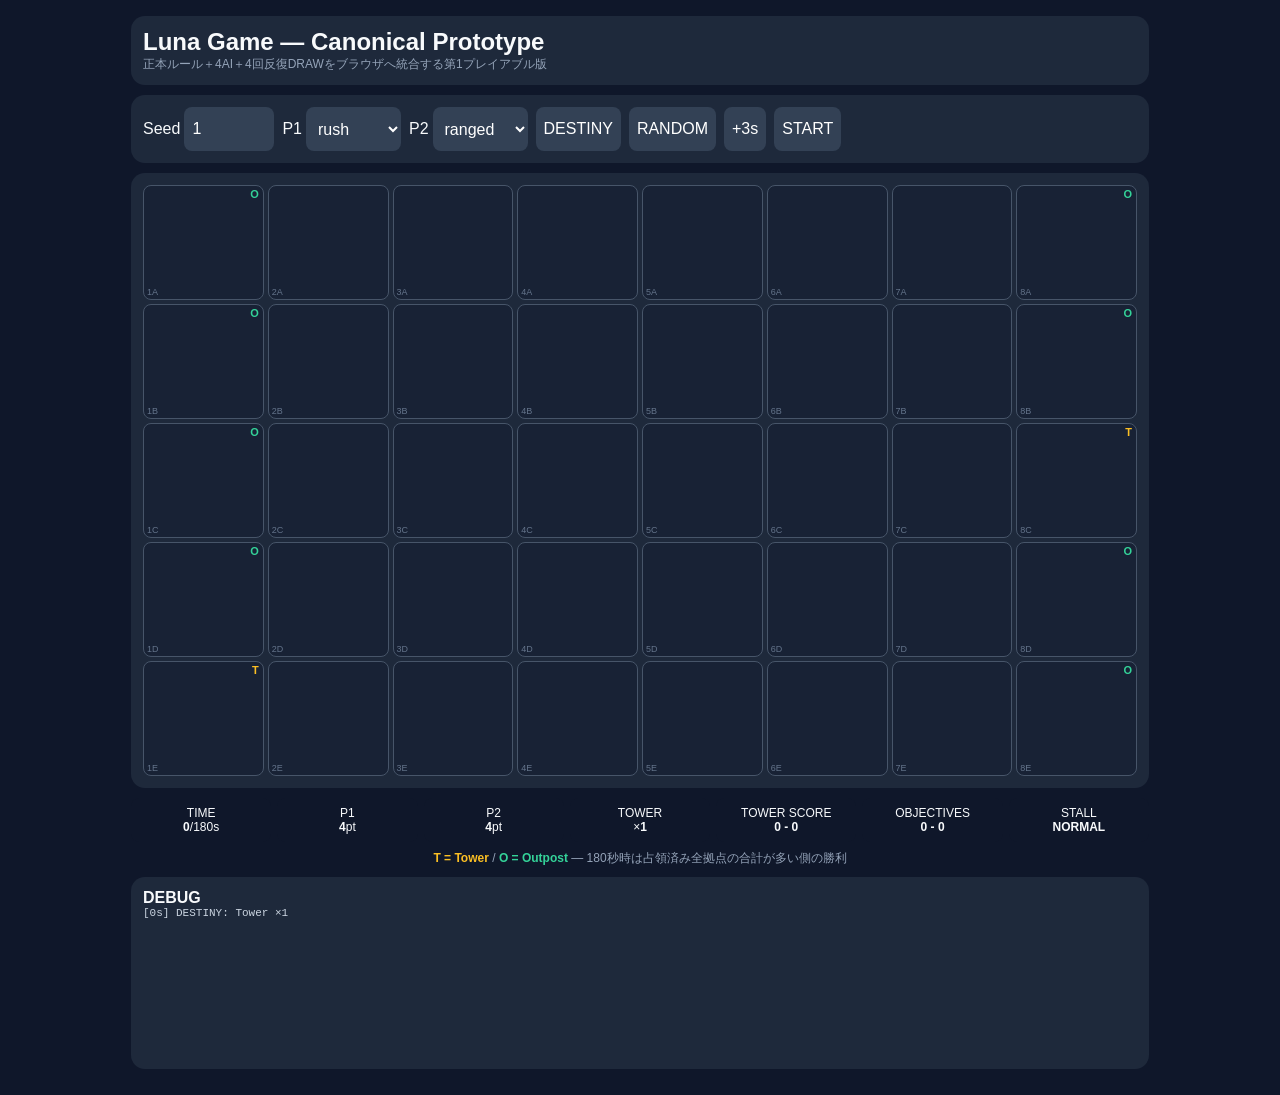
<file: index.html>
<!doctype html><html lang="ja"><head><meta charset="utf-8"><meta name="viewport" content="width=device-width,initial-scale=1,viewport-fit=cover"><meta name="theme-color" content="#0f172a"><meta name="apple-mobile-web-app-capable" content="yes"><meta name="apple-mobile-web-app-title" content="Luna Game"><meta name="apple-mobile-web-app-status-bar-style" content="black-translucent"><link rel="manifest" href="manifest.webmanifest"><link rel="apple-touch-icon" href="assets/apple-touch-icon.png"><link rel="icon" href="assets/icon-192.jpg"><title>Luna Game Prototype</title><link rel="stylesheet" href="styles.css?v=pwa-v1"></head>
<body><div class="wrap"><div class="panel"><h2 style="margin:0">Luna Game — Canonical Prototype</h2><div class="muted">正本ルール＋4AI＋4回反復DRAWをブラウザへ統合する第1プレイアブル版</div></div>
<div class="panel controls"><label class="control">Seed <input id="seed" type="number" value="1" style="width:90px"></label><label class="control">P1 <select id="ai1"><option>rush</option><option>ranged</option><option>raid</option><option>defense</option><option value="human">HUMAN</option></select></label><label class="control">P2 <select id="ai2"><option>ranged</option><option>rush</option><option>raid</option><option>defense</option><option value="human">HUMAN</option></select></label><button id="new">DESTINY</button><button id="random">RANDOM</button><button id="step">+3s</button><button id="start">START</button></div>
<div id="humanPanel" class="panel hidden"><div class="human-guide">配置：駒を選んで自陣の光るマスをタップ<br>行動：自軍の駒をタップ → 光る移動先または敵をタップ → <b>+3s</b></div><div id="human1" class="human-row hidden"><b class="side-label p1-label">P1</b><label>駒 <select id="kind1"><option value="歩">歩 1pt</option><option value="桂馬">桂馬 2pt</option><option value="香車">香車 2pt</option><option value="金">金 3pt</option><option value="銀">銀 3pt</option><option value="弓">弓 3pt</option><option value="角">角 4pt</option><option value="飛車">飛車 4pt</option></select></label><span id="humanStatus1" class="human-status"></span></div><div id="human2" class="human-row hidden"><b class="side-label p2-label">P2</b><label>駒 <select id="kind2"><option value="歩">歩 1pt</option><option value="桂馬">桂馬 2pt</option><option value="香車">香車 2pt</option><option value="金">金 3pt</option><option value="銀">銀 3pt</option><option value="弓">弓 3pt</option><option value="角">角 4pt</option><option value="飛車">飛車 4pt</option></select></label><span id="humanStatus2" class="human-status"></span></div></div>
<div class="panel"><div id="board" class="board"></div></div>
<div class="stats"><div class="stat">TIME<br><b id="time"></b>/<span id="limit"></span>s</div><div class="stat">P1<br><b id="p1"></b>pt</div><div class="stat">P2<br><b id="p2"></b>pt</div><div class="stat">TOWER<br>×<b id="towers"></b></div><div class="stat">TOWER SCORE<br><b id="score"></b></div><div class="stat">OBJECTIVES<br><b id="objectives"></b></div><div class="stat">STALL<br><b id="stall"></b></div></div>
<div class="rule"><span class="legend-tower">T = Tower</span> / <span class="legend-outpost">O = Outpost</span> — 180秒時は占領済み全拠点の合計が多い側の勝利</div>
<div class="panel" style="margin-top:10px"><b>DEBUG</b><div id="log" class="log"></div></div></div>
<div id="overlay" class="hidden" role="dialog" aria-modal="true" aria-labelledby="resultTitle" aria-describedby="resultText"><div class="result"><h1 id="resultTitle"></h1><div id="resultText"></div><div style="margin-top:15px"><button id="copy">COPY RESULT</button> <button id="close">OK</button></div><div id="copyStatus" class="muted" aria-live="polite" style="margin-top:8px"></div></div></div>
<script src="game_core.js?v=pwa-v1"></script><script src="ui.js?v=pwa-v1"></script><script>if("serviceWorker" in navigator)window.addEventListener("load",()=>navigator.serviceWorker.register("./sw.js"));</script></body></html>
</file>
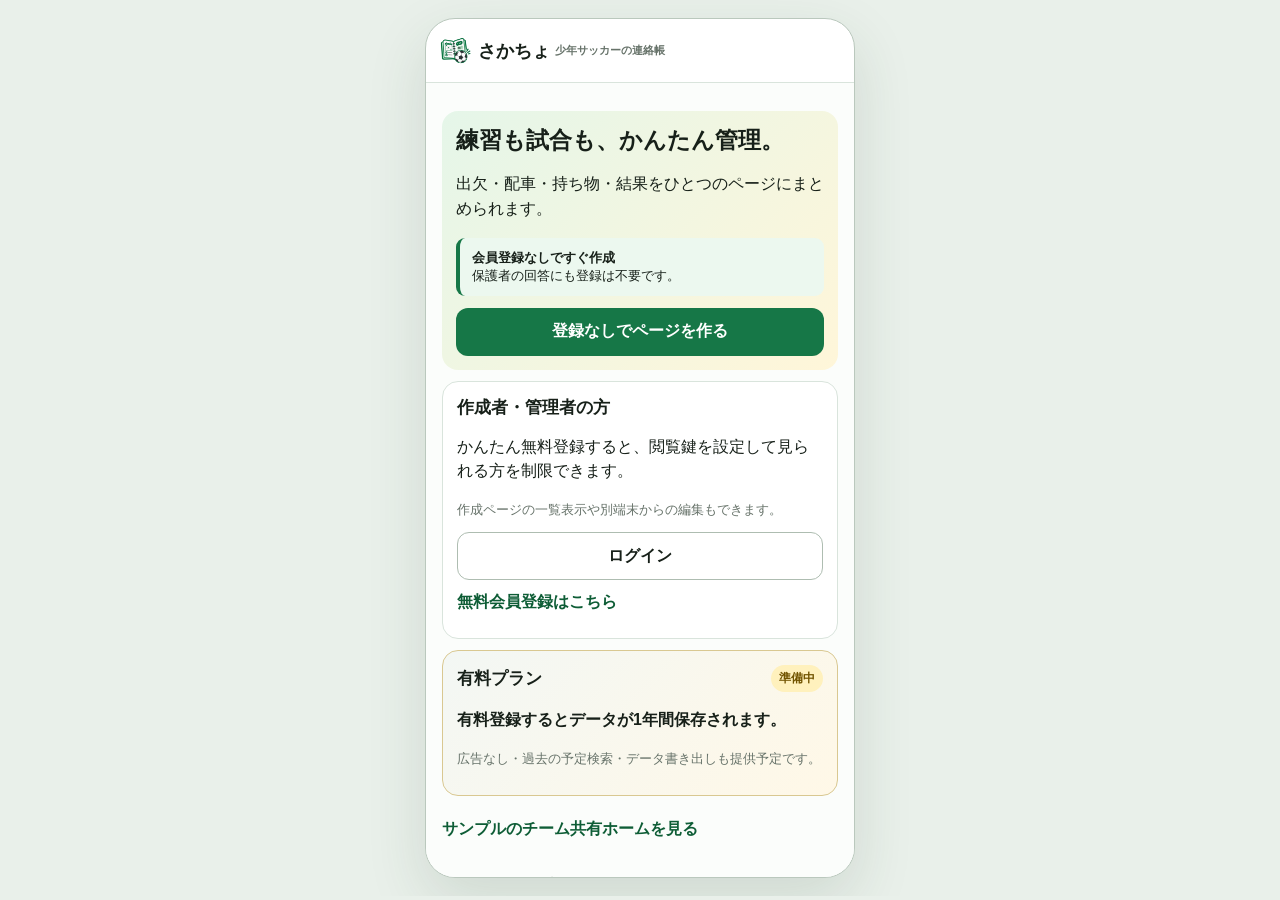
<file: sakacho-mock/index.html>
<!doctype html>
<html lang="ja"><head><meta charset="utf-8"><meta name="viewport" content="width=device-width,initial-scale=1"><title>さかちょ 機能統合モック v3</title>
<style>
:root{--g:#167747;--gd:#0e5d36;--p:#f6faf7;--line:#d9e4dc;--ink:#172019;--muted:#67736a;--warn:#b65a00}*{box-sizing:border-box}body{margin:0;background:#e9f0ea;color:var(--ink);font-family:-apple-system,BlinkMacSystemFont,"Hiragino Sans","Yu Gothic",sans-serif}button,input,select,textarea{font:inherit}.phone{width:min(100%,430px);height:860px;margin:18px auto;background:#fff;border:1px solid #bac8bd;border-radius:30px;overflow:hidden;display:flex;flex-direction:column;box-shadow:0 22px 60px #23452c22}.head{min-height:64px;padding:9px 12px;border-bottom:1px solid var(--line);display:flex;align-items:center;justify-content:space-between;gap:8px}.brand{display:flex;align-items:center;min-width:0;white-space:nowrap;font-size:18px;font-weight:900}.brand-mark{width:34px;height:34px;flex:0 0 34px;object-fit:contain;margin-right:6px}.brand small{font-size:11px;color:var(--muted);margin-left:5px}.context{font-size:12px;text-align:right;color:var(--muted)}main{flex:1;overflow:auto;background:#fbfdfb}.screen{padding:17px 16px 28px}.screen[hidden]{display:none}h1{font-size:23px;line-height:1.35;margin:0 0 7px}h2{font-size:17px;margin:22px 0 10px}h3{font-size:15px;margin:0 0 6px}p{line-height:1.55}.muted{font-size:13px;color:var(--muted);margin:4px 0 12px}.card{background:#fff;border:1px solid var(--line);border-radius:16px;padding:14px;margin:11px 0}.hero{background:linear-gradient(135deg,#e5f6e9,#fff6d9);border:0}.notice{border-left:4px solid #e79927;background:#fff7e8;border-radius:9px;padding:11px 12px;font-size:13px;margin:0 0 12px}.ok{border-color:var(--g);background:#ecf8ef}.primary,.secondary,.danger,.line{width:100%;min-height:48px;padding:11px 13px;border-radius:12px;font-weight:850;border:1px solid transparent}.primary{background:var(--g);color:#fff}.secondary{background:#fff;border-color:#aebdb1;color:var(--ink)}.danger{background:#fff2ef;border-color:#efc5bc;color:#9d2c1b}.line{background:#06c755;color:#fff}.stack{display:grid;gap:9px}.two{display:grid;grid-template-columns:1fr 1fr;gap:9px}.field{display:grid;gap:5px;margin:12px 0}.field label{font-size:13px;font-weight:800}.field input,.field select,.field textarea{width:100%;padding:11px;border:1px solid #aebbb0;border-radius:10px;background:#fff}.field textarea{min-height:72px}.list{width:100%;min-height:60px;padding:12px 3px;border:0;border-bottom:1px solid var(--line);background:#fff;text-align:left;display:flex;justify-content:space-between;align-items:center;gap:10px}.list strong,.list small{display:block}.list small{margin-top:4px;color:var(--muted)}.back,.text{min-height:44px;border:0;background:transparent;color:var(--gd);font-weight:850;padding:7px 0}.mini{min-height:44px;padding:8px 11px;border-radius:10px;border:1px solid #adbcaf;background:#fff;font-weight:800}.row{display:flex;align-items:center;justify-content:space-between;gap:10px}.chips{display:flex;gap:7px;flex-wrap:wrap}.chip{border:1px solid var(--line);background:#fff;border-radius:999px;padding:8px 11px;font-weight:800}.chip[aria-pressed=true]{background:#e3f4e8;border-color:var(--g);color:var(--gd)}.cal{display:grid;grid-template-columns:repeat(7,1fr);gap:4px;text-align:center}.cal b{font-size:11px;color:var(--muted);padding:4px 0}.day{aspect-ratio:1;border:0;background:transparent;border-radius:9px;color:#9aa39c}.day.event{background:#e7f5eb;color:var(--gd);font-weight:900;border:1px solid #c6e1ce}.day.match{background:#fff0df;color:#9b4a00;border-color:#f0cfab}.day.today{box-shadow:inset 0 0 0 2px var(--g)}.answer{display:grid;grid-template-columns:repeat(3,1fr);gap:8px}.answer button{min-height:50px;border:1px solid #aebbb0;border-radius:12px;background:#fff;font-size:21px;font-weight:900}.answer button[aria-pressed=true]{background:#def3e5;border-color:var(--g)}.tabs{display:flex;gap:7px;overflow:auto;margin:10px 0}.tabs button{min-height:44px;white-space:nowrap;border:1px solid var(--line);background:#fff;border-radius:999px;padding:8px 12px;font-weight:800}.tabs button[aria-selected=true]{background:var(--g);color:#fff}.nav{flex:0 0 calc(71px + env(safe-area-inset-bottom));padding:6px 6px env(safe-area-inset-bottom);border-top:1px solid var(--line);display:grid;grid-template-columns:repeat(4,1fr);background:#fff}.nav[hidden]{display:none}.nav button{min-height:58px;border:0;background:transparent;border-radius:12px;color:#607067;font-size:11px;font-weight:850}.nav span{display:block;font-size:21px}.nav button[aria-current=page]{background:#e4f4e8;color:var(--gd)}.toast{position:absolute;left:13px;right:13px;bottom:84px;background:#172019;color:#fff;padding:12px 14px;border-radius:12px;font-size:13px;z-index:4}.toast[hidden]{display:none}.phone{position:relative}.error{color:#b22918;font-size:13px;font-weight:700}.status{font-size:12px;padding:5px 8px;border-radius:999px;background:#eef4ef;font-weight:800}.member{display:grid;grid-template-columns:1fr auto;align-items:center;gap:8px;border-bottom:1px solid var(--line);padding:9px 0}.member-actions{display:flex;gap:5px}.member-actions button{min-width:44px;min-height:44px}.check{display:flex;gap:9px;align-items:center;padding:10px 0;border-bottom:1px solid var(--line)}.check input{width:22px;height:22px}.lock-cta{display:flex;align-items:center;justify-content:space-between;gap:10px;padding:11px 0;border-bottom:1px solid var(--line)}.lock-cta small{display:block}.player-picker select{width:100%;min-height:46px;padding:9px;border:1px solid #aebbb0;border-radius:10px;background:#fff}.ad-slot{border:1px solid #d9ddda;background:#f7f8f7;color:#58605a;border-radius:10px;margin:12px 0;padding:8px 12px;text-align:left;display:flex;align-items:center;gap:10px}.ad-slot>span{font-size:10px;border:1px solid #bfc5c0;border-radius:3px;padding:2px 4px;color:#737a75}.ad-slot strong,.ad-slot small{display:block}.ad-slot strong{font-size:13px}.ad-slot small{font-size:11px;color:#7a817c}.ad-bottom{min-height:112px;align-items:flex-start;padding-top:17px;margin-top:26px;background:linear-gradient(135deg,#f7f8f7,#eef4ef)}@media(max-width:450px){body{background:#fff}.phone{height:100dvh;margin:0;border:0;border-radius:0}}
/* Mobile width containment: prevent native date controls and long rows from widening the app. */
html,body{width:100%;max-width:100%;overflow-x:hidden}
button,input,select,textarea{max-width:100%}
.phone,.head,main,.screen,.card,.stack,.field{min-width:0;max-width:100%}
main{width:100%;overflow-y:auto;overflow-x:hidden}
.screen{width:100%}
.two{grid-template-columns:repeat(2,minmax(0,1fr))}
.field input,.field select,.field textarea,.primary,.secondary,.danger,.line,.list{min-width:0}
.list>span:first-child,.row>*,.check>span{min-width:0}
.list strong,.list small,p{overflow-wrap:anywhere}
@media(max-width:450px){.phone{width:100%;max-width:100%}}
input[type="date"],input[type="time"]{display:block;inline-size:100%;min-inline-size:0;max-inline-size:100%;-webkit-appearance:none;appearance:none}
input[type="date"]::-webkit-date-and-time-value,input[type="time"]::-webkit-date-and-time-value{min-width:0;text-align:left}
.date-chip{display:inline-flex;align-items:center;gap:7px;min-height:44px;border:1px solid var(--line);background:#fff;border-radius:999px;padding:7px 8px 7px 12px;font-weight:850}
.date-chip .date-remove{width:30px;height:30px;border:0;border-radius:999px;background:#eef3ef;color:#526057;font-size:18px;line-height:1}
.date-schedule{display:grid;gap:9px;margin-top:12px}.date-row{border:1px solid var(--line);border-radius:13px;padding:11px;background:#f9fcfa}.date-row .muted{margin:2px 0 0}.date-row-actions{display:flex;gap:12px;flex-wrap:wrap}.date-row-actions .text{font-size:13px}.override-fields{display:grid;grid-template-columns:repeat(2,minmax(0,1fr));gap:8px}.override-fields .field:last-child{grid-column:1/-1}
.month-head{display:flex;align-items:center;justify-content:space-between;margin:8px 0}.month-head strong{font-size:17px}.month-head button{width:44px;height:44px;border:0;border-radius:999px;background:#eef5f0;color:var(--gd);font-size:23px}.pickcal{display:grid;grid-template-columns:repeat(7,minmax(0,1fr));gap:4px;text-align:center}.pickcal b{font-size:12px;color:var(--muted);padding:5px 0}.pickday{min-width:0;min-height:44px;border:1px solid transparent;border-radius:10px;background:#fff;color:var(--ink);font-weight:750;padding:0}.pickday[aria-pressed=true]{background:var(--g);border-color:var(--g);color:#fff}.pickblank{min-height:44px}
.feature-list{display:grid;gap:10px}.feature{display:grid;grid-template-columns:36px minmax(0,1fr);gap:10px;align-items:start;padding:13px;border:1px solid var(--line);border-radius:14px;background:#fff}.feature-icon{display:grid;place-items:center;width:36px;height:36px;border-radius:10px;background:#e5f4e9;color:var(--gd);font-size:19px}.feature p{margin:3px 0 0}.paid-plan{background:linear-gradient(135deg,#f3f7f4,#fff8e7);border-color:#d9c891}.paid-plan .status{background:#fff1bd;color:#725400}.event-checklist .check:last-child{border-bottom:0}.event-checklist .check{min-height:50px}.event-checklist input:checked+span{text-decoration:line-through;color:var(--muted)}
.item-editor{display:grid;gap:8px}.item-editor-row{display:grid;grid-template-columns:minmax(0,1fr) auto;gap:8px;align-items:center;padding:7px 0;border-bottom:1px solid var(--line)}.item-editor-row:last-of-type{border-bottom:0}.item-remove{min-width:44px;min-height:44px;border:0;border-radius:999px;background:#f1f4f1;color:#526057;font-weight:900}.item-add{display:grid;grid-template-columns:minmax(0,1fr) auto;gap:8px;margin-top:10px}.item-add input{min-width:0;padding:11px;border:1px solid #aebbb0;border-radius:10px}.check-progress{display:flex;align-items:center;justify-content:space-between;gap:8px;margin-bottom:8px}.check-progress strong{color:var(--gd)}.check-complete{padding:10px 12px;border-radius:10px;background:#e8f7ec;color:var(--gd);font-weight:850;margin:0 0 10px}
.match-card{padding:0;overflow:hidden}.match-card .list{padding:13px 14px}.match-card-actions{display:grid;grid-template-columns:1fr 1fr;gap:8px;padding:10px 12px 12px;border-top:1px solid var(--line)}.match-card-actions button{min-height:44px}.match-switcher{display:grid;gap:8px;margin:12px 0}.match-switcher button{text-align:left}.match-switcher button[aria-pressed=true]{background:#e3f4e8;border-color:var(--g);color:var(--gd)}
</style></head><body>
<div class="phone" id="app"><header class="head"><div class="brand"><img class="brand-mark" src="[data-uri]" alt="">さかちょ <small>少年サッカーの連絡帳</small></div><div class="context" data-context></div></header><main data-main></main><nav class="nav" data-nav hidden><button data-route="team" data-navkey="team"><span>⌂</span>ホーム</button><button data-route="practice" data-navkey="practice"><span>○</span>練習</button><button data-route="match" data-navkey="match"><span>⚑</span>試合</button><button data-route="board" data-navkey="board"><span>▤</span>お知らせ</button></nav><div class="toast" data-toast hidden></div></div>
<script>
(()=>{const app=document.querySelector('#app'),main=app.querySelector('[data-main]'),nav=app.querySelector('[data-nav]'),ctx=app.querySelector('[data-context]'),toast=app.querySelector('[data-toast]');
const S={route:'landing',history:[],role:'viewer',registered:false,everLocked:false,login:{email:'',password:''},selected:'大輔',members:['大輔','颯太','美咲'],localMembers:[],teamLocked:true,teamKey:'1234',createdPage:null,editEventId:null,readPosts:[],notice:'9/6の練習場所は大井小学校に変更されました。',events:[{id:'p906',type:'practice',iso:'2026-09-06',date:'9/6',day:6,title:'通常練習',time:'9:00〜12:00',meet:'8:50',place:'大井小学校',items:'水筒・すね当て・ボール'},{id:'p913',type:'practice',iso:'2026-09-13',date:'9/13',day:13,title:'通常練習',time:'9:00〜12:00',meet:'8:50',place:'大井小学校',items:'水筒・すね当て・ボール'},{id:'m920',type:'match',iso:'2026-09-20',date:'9/20',day:20,title:'長鶴TM',time:'9:00〜15:00',meet:'7:50',place:'長久保小学校',items:'ユニフォーム・昼食・水筒'},{id:'m923',type:'match',iso:'2026-09-23',date:'9/23',day:23,title:'川越交流戦',time:'10:00〜16:00',meet:'8:40',place:'川越運動公園',items:'ユニフォーム・昼食・水筒'},{id:'p927',type:'practice',iso:'2026-09-27',date:'9/27',day:27,title:'通常練習',time:'9:00〜12:00',meet:'8:50',place:'大井小学校',items:'水筒・すね当て・ボール'}],responses:{大輔:{p906:'○',p913:'未',m920:'○',m923:'未',p927:'未'},颯太:{p906:'△',p913:'○',m920:'△',m923:'○',p927:'○'},美咲:{p906:'×',p913:'○',m920:'未',m923:'○',p927:'○'}},notes:{},match:{answers:{大輔:{transport:'自家用車',guardian:true,car:true,playerSeats:3,adultSeats:1,luggage:true,direction:'往復',carName:'白石号'},颯太:{transport:'同乗希望',guardian:false,car:false,playerSeats:0,adultSeats:0,luggage:false,direction:'往復',carName:''}},cars:[]},matchByEvent:{},items:{テント:false,救急箱:true,ビブス:true},posts:[{id:1,title:'ユニフォーム回収',body:'9月末までに当番へ渡してください。'},{id:2,title:'10月の大会予定',body:'10月18日に大会を予定しています。'}],draft:{kind:'practice',title:'',date:'2026-09-06',practiceDates:['2026-09-06'],place:'',time:'09:00',locked:false,key:''},editingMember:null};
S.matchByEvent.m920={answers:S.match.answers,cars:S.match.cars,items:S.items};
S.matchByEvent.m923={answers:{美咲:{transport:'自家用車',guardian:true,car:true,playerSeats:2,adultSeats:1,luggage:false,direction:'往復',carName:'美咲号'},颯太:{transport:'現地集合',guardian:true,car:false,playerSeats:0,adultSeats:0,luggage:false,direction:'往復',carName:''}},cars:[],items:{テント:false,救急箱:false,ビブス:true}};
S.eventItemChecks={};
const esc=v=>String(v??'').replace(/[&<>"']/g,c=>({'&':'&amp;','<':'&lt;','>':'&gt;','"':'&quot;',"'":'&#39;'}[c]));
const allPlayers=()=>S.members;
const dateParts=iso=>{const [,m,d]=iso.split('-').map(Number);return {date:m+'/'+d,day:d}};
const dateLabel=iso=>{const [y,m,d]=iso.split('-').map(Number),w=['日','月','火','水','木','金','土'][new Date(y,m-1,d).getDay()];return `${m}/${d}（${w}）`};
const inputTime=v=>(String(v||'').length===4?'0':'')+String(v||'');
const startTime=ev=>inputTime(ev.time.split('〜')[0]);
const finishTime=ev=>inputTime(ev.time.split('〜')[1]||'');
function say(t){toast.textContent=t;toast.hidden=false;clearTimeout(say.t);say.t=setTimeout(()=>toast.hidden=true,2400)}
function go(r,push=true){if(push&&S.route!==r)S.history.push(S.route);S.route=r;render();main.scrollTop=0}function back(){go(S.history.pop()||'landing',false)}
const backBtn=()=>'<button class="back" data-act="back">‹ 戻る</button>';
const adUnit=size=>`<aside class="ad-slot ad-${size}" aria-label="広告表示の見本"><span>広告</span><div><strong>ジュニアサッカー応援情報</strong><small>広告表示のテスト枠</small></div></aside>`;
const eventItems=e=>(Array.isArray(e.items)?e.items:String(e.items||'').split('・')).map(x=>x.trim()).filter(Boolean);
const eventItemKey=(eventId,player,item)=>[eventId,player,item].join('|');
const visibleEvents=()=>S.role==='creator'&&S.createdPage?.eventIds?.length?S.events.filter(e=>S.createdPage.eventIds.includes(e.id)):S.events;
function matchData(eventId=S.eventId){const id=eventId||visibleEvents().find(e=>e.type==='match')?.id||'m920';S.matchByEvent[id]??={answers:{},cars:[],items:{テント:false,救急箱:false,ビブス:false}};return S.matchByEvent[id]}
function eventChecklist(e){const items=eventItems(e),done=items.filter(item=>S.eventItemChecks[eventItemKey(e.id,S.selected,item)]).length;return `<h2>${esc(S.selected)}さんの持ち物</h2><div class="card event-checklist"><div class="check-progress"><span>準備できたものをチェック</span><strong>${done} / ${items.length}</strong></div>${done===items.length&&items.length?'<p class="check-complete">✓ 持ち物の準備が完了しました</p>':''}${items.map(item=>{const key=eventItemKey(e.id,S.selected,item);return `<label class="check"><input type="checkbox" data-event-item="${esc(item)}" ${S.eventItemChecks[key]?'checked':''}><span>${esc(item)}</span></label>`}).join('')}</div>`}
function draftItems(d){d.items??=(d.kind==='practice'?['水筒','すね当て','ボール']:['ユニフォーム','昼食','水筒']);return `<div class="card item-editor"><h3>持ち物チェックリスト</h3><p class="muted">保護者が準備しながらチェックできます。</p>${d.items.map((item,i)=>`<div class="item-editor-row"><strong>${esc(item)}</strong><button class="item-remove" aria-label="${esc(item)}を削除" data-remove-draft-item="${i}">×</button></div>`).join('')}<div class="item-add"><input data-in="draftitem" placeholder="例：タオル"><button class="mini" data-act="draft-item-add">追加</button></div><p class="error" data-item-error></p></div>`}
function landing(){return `<section class="screen"><div class="card hero"><h1>練習も試合も、かんたん管理。</h1><p>出欠・配車・持ち物・結果をひとつのページにまとめられます。</p><div class="notice ok"><strong>会員登録なしですぐ作成</strong><br>保護者の回答にも登録は不要です。</div><button class="primary" data-route="create-kind">登録なしでページを作る</button></div><div class="card"><h2 style="margin-top:0">作成者・管理者の方</h2><p>かんたん無料登録すると、閲覧鍵を設定して見られる方を制限できます。</p><p class="muted">作成ページの一覧表示や別端末からの編集もできます。</p><button class="secondary" data-route="login">ログイン</button><button class="text" data-route="register">無料会員登録はこちら</button></div><div class="card paid-plan"><div class="row"><h2 style="margin:0">有料プラン</h2><span class="status">準備中</span></div><p><strong>有料登録するとデータが1年間保存されます。</strong></p><p class="muted">広告なし・過去の予定検索・データ書き出しも提供予定です。</p></div><button class="text" data-route="key">サンプルのチーム共有ホームを見る</button><h2>さかちょでできること</h2><div class="feature-list"><div class="feature"><span class="feature-icon">⚽</span><div><strong>練習・試合をかんたん管理</strong><p class="muted">予定と出欠をひとつのページで確認できます。</p></div></div><div class="feature"><span class="feature-icon">✓</span><div><strong>持ち物と試合要項を共有</strong><p class="muted">荷物チェックリストや試合要項をアップロードして共有できます。</p></div></div><div class="feature"><span class="feature-icon">▶</span><div><strong>試合動画を分かりやすく整理</strong><p class="muted">YouTube URLを試合ごとにまとめて共有できます。</p></div></div></div></section>`}
function login(register=false){return `<section class="screen">${backBtn()}<h1>${register?'無料会員登録':'ログイン'}</h1><p class="muted">会員登録はページを管理する方だけ。保護者の回答には不要です。</p><div class="field"><label>メールアドレス</label><input type="email" data-in="email" value="${esc(S.login.email)}" placeholder="name@example.com"></div><div class="field"><label>パスワード</label><input type="password" data-in="password" value="${esc(S.login.password)}" placeholder="8文字以上"></div><p class="error" data-auth-error></p><button class="primary" data-act="${register?'register':'login'}">${register?'無料会員登録する':'ログインする'}</button>${register?'':'<button class="text" data-route="register">アカウントを作る</button>'}</section>`}
function key(){return `<section class="screen">${backBtn()}<h1>${S.teamLocked?'閲覧鍵を入力':'チーム共有ページ'}</h1><p class="muted">大井ジュニアSCの共有ページ</p>${S.teamLocked?'<div class="field"><label>閲覧鍵</label><input data-in="viewkey" inputmode="numeric" placeholder="サンプル：1234"></div><p class="error" data-key-error></p>':''}<button class="primary" data-act="unlock">ページを開く</button></section>`}
function createKind(){return `<section class="screen">${backBtn()}<h1>何を作りますか？</h1><div class="two"><button class="card" data-kind="practice"><h3>⚽ 練習</h3><p class="muted">複数日の出欠</p></button><button class="card" data-kind="match"><h3>🏁 試合</h3><p class="muted">配車・持ち物・資料</p></button></div></section>`}
function practiceDateRows(d){d.practiceOverrides??={};return d.practiceDates.length?`<div class="date-schedule">${d.practiceDates.map(x=>{const o=d.practiceOverrides[x],editing=d.editingPracticeDate===x;return `<div class="date-row"><div class="row"><div><strong>${dateLabel(x)}</strong><p class="muted">${o?`${esc(o.start)}〜${esc(o.end)}・${esc(o.place)}`:'共通の時間・場所を使用'}</p></div><button type="button" class="date-remove" data-remove-practice-date="${x}" aria-label="${dateLabel(x)}を削除">×</button></div>${editing?`<div class="override-fields"><div class="field"><label>この日の開始</label><input type="time" data-override-field="start" data-override-date="${x}" value="${esc(o.start)}"></div><div class="field"><label>この日の終了</label><input type="time" data-override-field="end" data-override-date="${x}" value="${esc(o.end)}"></div><div class="field"><label>この日の場所</label><input data-override-field="place" data-override-date="${x}" value="${esc(o.place)}"></div></div><button class="secondary" data-done-practice-date="${x}">個別設定を完了</button>`:`<div class="date-row-actions"><button class="text" data-edit-practice-date="${x}">${o?'個別設定を変更':'この日だけ変更'}</button>${o?`<button class="text" data-reset-practice-date="${x}">共通設定に戻す</button>`:''}</div>`}</div>`}).join('')}</div>`:'<p class="muted">まだ練習日が選択されていません。</p>'}
function practiceCalendar(d){d.calendarMonth??=d.practiceDates[0]?.slice(0,7)||'2026-09';const [y,m]=d.calendarMonth.split('-').map(Number),days=new Date(y,m,0).getDate(),offset=new Date(y,m-1,1).getDay();let cells='<div class="pickcal">'+['日','月','火','水','木','金','土'].map(x=>'<b>'+x+'</b>').join('')+Array.from({length:offset},()=>'<span class="pickblank"></span>').join('');for(let n=1;n<=days;n++){const iso=`${y}-${String(m).padStart(2,'0')}-${String(n).padStart(2,'0')}`,selected=d.practiceDates.includes(iso);cells+=`<button type="button" class="pickday" data-toggle-practice-date="${iso}" aria-pressed="${selected}" aria-label="${dateLabel(iso)}${selected?' 選択中':'を選択'}">${n}</button>`}return `<div class="month-head"><button type="button" data-calendar-move="-1" aria-label="前の月">‹</button><strong>${y}年${m}月</strong><button type="button" data-calendar-move="1" aria-label="次の月">›</button></div>${cells}</div>`}
function createForm(){const d=S.draft,k=d.kind==='practice';d.endTime??='12:00';d.practiceOverrides??={};return `<section class="screen">${backBtn()}<h1>${S.editEventId?'予定を編集':(k?'練習':'試合')+'ページを作る'}</h1><div class="field"><label>タイトル</label><input data-draft="title" value="${esc(d.title)}"></div>${k?`<div class="card"><h3>共通の時間・場所</h3><p class="muted">選択するすべての練習日に適用します。</p><div class="two"><div class="field"><label>開始時間</label><input type="time" data-draft="time" value="${d.time}"></div><div class="field"><label>終了時間</label><input type="time" data-draft="endTime" value="${d.endTime}"></div></div><div class="field"><label>場所</label><input data-draft="place" value="${esc(d.place)}"></div></div><div class="card"><h3>練習日を選ぶ</h3><p class="muted">日付をタップすると、同じ月から何日でも選べます。もう一度タップすると解除できます。</p>${practiceCalendar(d)}<p><strong>選択中 ${d.practiceDates.length}日</strong></p>${practiceDateRows(d)}<button class="text" data-act="copy-practice-dates">前回の日程をコピー</button></div>`:`<div class="field"><label>試合日</label><input type="date" data-draft="date" value="${d.date}"></div><div class="field"><label>開始時間</label><input type="time" data-draft="time" value="${d.time}"></div><div class="field"><label>場所</label><input data-draft="place" value="${esc(d.place)}"></div>`}${draftItems(d)}${S.registered?`<label class="check"><input type="checkbox" data-draft="locked" ${d.locked?'checked':''}><span><strong>閲覧鍵を使う</strong><small class="muted">一度ONにすると次回も初期値ON</small></span></label>`:`<div class="lock-cta"><span><strong>閲覧鍵を使う</strong><small class="muted">無料会員登録後に利用できます</small></span><button class="mini" data-act="register-for-key">無料会員登録</button></div>`}${d.locked?'<div class="field"><label>閲覧鍵</label><input data-draft="key" value="'+esc(d.key)+'"></div>':''}<p class="error" data-create-error></p><button class="primary" data-act="create-save">${S.editEventId?'変更を保存':'ページを作成'}</button></section>`}
function complete(){const c=S.createdPage;return `<section class="screen"><h1>${c.added?'予定を追加しました':esc(c.title)+'を作成しました'}</h1><p class="muted">${c.added?'同じチームページとカレンダーに反映しました。':'作成ページを確認してから共有できます。'}</p><div class="card"><h3>共有URL</h3><p>${esc(c.publicUrl)}</p><button class="mini" data-act="copy-public">コピー</button><h3 style="margin-top:16px">秘密の管理URL</h3><p>${esc(c.adminUrl)}</p><button class="mini" data-act="copy-admin">コピー</button></div><div class="stack"><button class="primary" data-act="open-created">${c.added?'チームページで確認':'作成したページを見る'}</button><button class="line" data-act="share">LINEで共有する</button><button class="secondary" data-route="email-once">管理URLをメールへ1回送信</button><button class="secondary" data-act="edit-created">作成内容を編集</button>${S.registered?'<button class="secondary" data-route="admin">管理画面を開く</button>':'<button class="secondary" data-route="register">無料会員登録して保存する</button>'}</div></section>`}
function emailOnce(){return `<section class="screen">${backBtn()}<h1>管理URLを1回送信</h1><div class="notice">送信後、メールアドレスは保持しません。</div><div class="field"><label>送信先メール</label><input type="email" data-in="sendemail" placeholder="name@example.com"></div><p class="error" data-email-error></p><button class="primary" data-act="email-send">管理URLを送信</button></section>`}
function calendar(){const events=visibleEvents();let h='<div class="cal">'+['日','月','火','水','木','金','土'].map(x=>'<b>'+x+'</b>').join('')+'<div class="day blank"></div><div class="day blank"></div>';for(let i=1;i<=30;i++){const e=events.find(x=>x.day===i);h+=e?`<button class="day event ${e.type==='match'?'match':''}" data-event="${e.id}" aria-label="9月${i}日 ${e.title}">${i}</button>`:`<div class="day" aria-label="9月${i}日 予定なし">${i}</div>`}return h+'</div>'}
function playerStatus(){const p=S.selected,r=S.responses[p]||{};const cards=visibleEvents().slice(0,3).map(e=>`<button class="list" data-event="${e.id}"><span><strong>${e.date} ${esc(e.title)}</strong><small>${r[e.id]==='未'||!r[e.id]?'未回答':'出欠 '+r[e.id]}${e.type==='match'&&S.match.answers[p]?.transport?'・'+esc(S.match.answers[p].transport):''}</small></span><span>›</span></button>`).join('');return `<h2>${esc(p)}さんの出欠状況（直近3件）</h2><div class="card">${cards||'<p class="muted">予定はありません。</p>'}</div><button class="text" data-route="my-status">出欠状況をすべて見る</button>`}
function creatorActions(){return ['admin','creator'].includes(S.role)?`<div class="card"><h3>予定を追加</h3><p class="muted">同じチームページとカレンダーに追加されます。</p><div class="two"><button class="primary" data-kind="practice">＋ 練習を追加</button><button class="secondary" data-kind="match">＋ 試合を追加</button></div></div>`:''}
function team(){const next=visibleEvents()[0];return `<section class="screen"><div class="row"><div><h1>大井ジュニアSC</h1><p class="muted">U-12・チーム共有ホーム</p></div>${S.role==='admin'?'<button class="mini" data-route="admin">管理</button>':''}</div>${creatorActions()}<div class="notice"><strong>重要な変更</strong><br>${esc(S.notice)}</div><div class="card"><h3>回答する選手</h3><div class="row"><select data-player>${allPlayers().map(x=>`<option ${x===S.selected?'selected':''}>${esc(x)}</option>`).join('')}</select><button class="mini" data-route="member-pick">回答する選手を選ぶ</button></div></div><h2>次の予定</h2>${next?`<button class="card list" data-event="${next.id}"><span><strong>${next.date} ${next.title}</strong><small>集合 ${next.meet}／${next.time}<br>${next.place}／${eventItems(next).map(esc).join('・')}</small></span><span>›</span></button>`:'<div class="card"><p class="muted">予定はありません。</p></div>'}<h2>9月のカレンダー</h2><div class="card">${calendar()}</div><button class="secondary" data-route="all">練習・試合をすべて見る</button>${playerStatus()}<h2>チームからのお知らせ</h2>${S.posts.slice(0,1).map(x=>`<button class="list" data-post="${x.id}"><span><strong>${esc(x.title)}</strong><small>${esc(x.body)}${S.readPosts.includes(x.id)?'・確認済み':''}</small></span><span>›</span></button>`).join('')}</section>`}
function memberPick(){return `<section class="screen">${backBtn()}<h1>回答する選手を選ぶ</h1><p class="muted">回答する選手を選びます。</p><div class="card">${allPlayers().map(x=>`<button class="list" data-pick="${esc(x)}"><span><strong>${esc(x)}</strong><small>${x===S.selected?'現在選択中':'この選手に切り替える'}</small></span><span>›</span></button>`).join('')}</div><h2>チームに選手を追加</h2><p class="muted">追加した名前はチーム全員に表示されます。</p><div class="field"><label>選手名</label><input data-in="quickmember" placeholder="例：健太"></div><button class="primary" data-act="quick-add">チームに選手を追加して選択</button></section>`}
function all(){return `<section class="screen">${backBtn()}<h1>練習・試合をすべて見る</h1><div class="tabs"><button aria-selected="true" data-filter="all">すべて</button><button data-filter="practice">練習</button><button data-filter="match">試合</button></div><div data-all-list>${eventList('all')}</div></section>`}function eventList(f){return visibleEvents().filter(e=>f==='all'||e.type===f).map(e=>`<button class="list" data-event="${e.id}"><span><strong>${e.date} ${esc(e.title)}</strong><small>${e.time}・${e.place}</small></span><span>›</span></button>`).join('')||'<p class="card muted">該当する予定はありません。</p>'}
function myStatus(){return `<section class="screen">${backBtn()}<h1>${esc(S.selected)}さんの出欠状況</h1>${visibleEvents().map(e=>`<button class="list" data-event="${e.id}"><span><strong>${e.date} ${esc(e.title)}</strong><small>${S.responses[S.selected]?.[e.id]||'未回答'}</small></span><span>›</span></button>`).join('')||'<p class="card muted">予定はありません。</p>'}</section>`}
function practice(){const ps=visibleEvents().filter(e=>e.type==='practice');return `<section class="screen"><h1>練習</h1><p class="muted">日付を選ぶと、参加者と選択中の選手の回答を確認できます。</p>${ps.map(e=>`<button class="list" data-event="${e.id}"><span><strong>${e.date} ${e.title}</strong><small>${e.time}・${e.place}／${S.selected}：${S.responses[S.selected]?.[e.id]||'未'}</small></span><span>›</span></button>`).join('')||'<p class="card muted">作成した練習日はありません。</p>'}</section>`}
function detail(){const e=S.events.find(x=>x.id===S.eventId)||S.events[0],isM=e.type==='match',r=S.responses[S.selected]?.[e.id]||'未',groups={'○':[],'△':[],'×':[],'未':[]},editing=(S.role==='admin'||S.role==='creator')&&S.detailEdit?.id===e.id,d=S.detailEdit;S.members.forEach(p=>groups[S.responses[p]?.[e.id]||'未'].push(p));return `<section class="screen">${backBtn()}<div class="row"><h1>${e.date} ${esc(e.title)}</h1>${(S.role==='admin'||S.role==='creator')&&!editing?'<button class="mini" data-act="detail-edit">集合・時間・場所を編集</button>':''}</div>${S.role!=='admin'?adUnit('top'):''}${editing?`<div class="card"><h3>この日の集合・時間・場所</h3><div class="field"><label>集合時間</label><input type="time" data-detail-field="meet" value="${esc(d.meet)}"></div><div class="two"><div class="field"><label>開始時間</label><input type="time" data-detail-field="start" value="${esc(d.start)}"></div><div class="field"><label>終了時間</label><input type="time" data-detail-field="end" value="${esc(d.end)}"></div></div><div class="field"><label>集合場所</label><input data-detail-field="place" value="${esc(d.place)}"></div><p class="error" data-detail-error></p><div class="stack"><button class="primary" data-act="detail-save">変更を保存</button><button class="secondary" data-act="detail-cancel">キャンセル</button></div></div>`:`<div class="card"><p><strong>集合時間</strong> ${e.meet}</p><p><strong>活動時間</strong> ${e.time}</p><p><strong>集合場所</strong> ${esc(e.place)}</p></div>`}${!isM?`<h2>参加予定</h2><div class="card"><p><strong>○ ${groups['○'].length}人</strong>　${groups['○'].map(esc).join('、')||'なし'}</p><p><strong>△ ${groups['△'].length}人</strong>　${groups['△'].map(esc).join('、')||'なし'}</p><p><strong>× ${groups['×'].length}人</strong>　${groups['×'].map(esc).join('、')||'なし'}</p><p><strong>未 ${groups['未'].length}人</strong>　${groups['未'].map(esc).join('、')||'なし'}</p></div>`:''}<h2>出欠を回答する選手</h2><div class="card player-picker"><label class="muted" for="detail-player">回答する選手</label><select id="detail-player" data-player>${allPlayers().map(x=>`<option ${x===S.selected?'selected':''}>${esc(x)}</option>`).join('')}</select>${S.detailAddingMember?`<div class="field"><label>選手名</label><input data-in="detailmember" placeholder="追加する選手名"></div><div class="two"><button class="primary" data-act="detail-member-save">追加して切り替える</button><button class="secondary" data-act="detail-member-cancel">キャンセル</button></div>`:'<button class="text" data-act="detail-member-open">＋ 選手を追加</button>'}</div><h2>${esc(S.selected)}さんの出欠</h2><div class="answer">${['○','△','×'].map(x=>`<button data-answer="${x}" aria-pressed="${r===x}">${x}</button>`).join('')}</div><div class="field"><label>備考</label><textarea data-note placeholder="遅刻・欠席理由など">${esc(S.notes[e.id+'-'+S.selected]||'')}</textarea></div><button class="primary" data-act="answer-save">出欠を保存</button>${eventChecklist(e)}${isM?'<div class="stack" style="margin-top:12px"><button class="secondary" data-route="match-answer">送迎・車出しを回答</button><button class="secondary" data-route="carpool">配車表を見る</button></div>':''}${S.role!=='admin'?adUnit('bottom'):''}</section>`}
function match(){const es=visibleEvents().filter(e=>e.type==='match');return `<section class="screen"><h1>試合</h1><p class="muted">試合ごとに概要・出欠と配車表を確認できます。</p>${es.map(e=>`<div class="card match-card"><button class="list" data-event="${e.id}"><span><strong>${e.date} ${esc(e.title)}</strong><small>${e.time}・${esc(e.place)}／${esc(S.selected)}：${S.responses[S.selected]?.[e.id]||'未'}</small></span><span>›</span></button><div class="match-card-actions"><button class="mini" data-event="${e.id}">概要・出欠</button><button class="mini" data-carpool-event="${e.id}">配車表を見る</button></div></div>`).join('')||'<p class="card muted">作成した試合はありません。</p>'}</section>`}
function matchAnswer(){const p=S.selected,e=S.events.find(x=>x.id===S.eventId),md=matchData(),r=md.answers[p]||{transport:'未回答',guardian:false,car:false,playerSeats:0,adultSeats:0,luggage:false,direction:'往復',carName:''};return `<section class="screen">${backBtn()}<p class="muted">${e?esc(e.date+' '+e.title):''}</p><h1>${esc(p)}さんの送迎方法</h1><div class="field"><label>移動方法（必須）</label><select data-in="transport"><option ${r.transport==='未回答'?'selected':''}>未回答</option><option ${r.transport==='自家用車'?'selected':''}>自家用車</option><option ${r.transport==='同乗希望'?'selected':''}>同乗希望</option><option ${r.transport==='現地集合'?'selected':''}>現地集合</option></select></div><label class="check"><input type="checkbox" data-in="guardian" ${r.guardian?'checked':''}>保護者が帯同する</label><label class="check"><input type="checkbox" data-in="car" ${r.car?'checked':''}>車を出せる</label><div class="field"><label>行き・帰り</label><select data-in="direction"><option ${r.direction==='往復'?'selected':''}>往復</option><option ${r.direction==='行きのみ'?'selected':''}>行きのみ</option><option ${r.direction==='帰りのみ'?'selected':''}>帰りのみ</option></select></div><div data-car-fields ${r.car?'':'hidden'}><div class="field"><label>選手をあと何人乗せられるか</label><input type="number" min="0" data-in="playerSeats" value="${r.playerSeats}"></div><div class="field"><label>保護者をあと何人乗せられるか</label><input type="number" min="0" data-in="adultSeats" value="${r.adultSeats}"></div><label class="check"><input type="checkbox" data-in="luggage" ${r.luggage?'checked':''}>荷物を載せられる</label><div class="field"><label>車名</label><input data-in="carName" value="${esc(r.carName)}" placeholder="例：白石号"></div></div><button class="primary" data-act="transport-save">送迎方法を保存</button></section>`}
function carpool(){const es=visibleEvents().filter(e=>e.type==='match'),current=es.find(e=>e.id===S.eventId)||es[0],md=matchData(current?.id),drivers=S.members.filter(p=>md.answers[p]?.car);return `<section class="screen">${backBtn()}<h1>配車表</h1>${es.length>1?`<h2>試合を切り替える</h2><div class="match-switcher">${es.map(e=>`<button class="secondary" data-carpool-event="${e.id}" aria-pressed="${e.id===current?.id}"><strong>${e.date} ${esc(e.title)}</strong><br><small>${esc(e.place)}</small></button>`).join('')}</div>`:''}${current?`<div class="notice ok"><strong>${current.date} ${esc(current.title)}</strong><br>${esc(current.place)}・集合 ${esc(current.meet)}</div>`:'<div class="notice">試合がありません。</div>'}<h2>配車候補</h2>${drivers.length?drivers.map(p=>{const r=md.answers[p];return `<div class="card"><h3>${esc(r.carName||p+'号')}・${esc(p)}保護者</h3><p>${esc(r.direction)}／選手席 ${r.playerSeats}／大人席 ${r.adultSeats}</p><p class="muted">帯同 ${r.guardian?'あり':'なし'}／荷物 ${r.luggage?'可':'不可'}</p></div>`}).join(''):'<div class="notice">この試合は車出し可能の回答がまだありません。</div>'}<h2>送迎回答</h2>${S.members.map(p=>`<p class="card"><strong>${esc(p)}</strong>　${esc(md.answers[p]?.transport||'未回答')}</p>`).join('')}<h2>持ち物</h2><div class="card">${Object.entries(md.items).map(([k,v])=>`<label class="check"><input type="checkbox" data-item="${esc(k)}" ${v?'checked':''}><span>${esc(k)}</span></label>`).join('')}</div></section>`}
function board(){return `<section class="screen"><div class="row"><h1>お知らせ</h1>${S.role==='admin'?'<button class="mini" data-route="board-new">＋ 投稿</button>':''}</div>${S.posts.map(x=>`<button class="list" data-post="${x.id}"><span><strong>${esc(x.title)}</strong><small>${esc(x.body.slice(0,30))}${S.readPosts.includes(x.id)?'・確認済み':''}</small></span><span>›</span></button>`).join('')}</section>`}function post(){const p=S.posts.find(x=>x.id===S.postId),read=S.readPosts.includes(p.id);return `<section class="screen">${backBtn()}<h1>${esc(p.title)}</h1><div class="card"><p>${esc(p.body)}</p></div><button class="secondary" data-act="read" ${read?'disabled':''}>${read?'確認済み':'確認しました'}</button></section>`}function boardNew(){return `<section class="screen">${backBtn()}<h1>お知らせを投稿</h1><div class="field"><label>タイトル</label><input data-in="posttitle"></div><div class="field"><label>本文</label><textarea data-in="postbody"></textarea></div><button class="primary" data-act="post-save">投稿する</button></section>`}
function adminEvents(){return S.events.map(e=>`<div class="card"><h3>${e.date} ${esc(e.title)}</h3><p class="muted">${e.time}・${esc(e.place)}</p><div class="two"><button class="mini" data-event="${e.id}">確認</button><button class="mini" data-event-edit="${e.id}">編集</button></div><button class="text" data-event-share="${e.id}">共有URLをコピー</button></div>`).join('')}
function admin(){return `<section class="screen"><div class="row"><div><h1>管理ホーム</h1><p class="muted">大井ジュニアSC</p></div><button class="mini" data-act="logout">ログアウト</button></div><button class="primary" data-route="create-kind">＋ 予定を追加</button><h2>予定</h2>${adminEvents()}<h2>チーム設定</h2><div class="card"><label class="check"><input type="checkbox" data-in="teamLocked" ${S.teamLocked?'checked':''}>閲覧鍵を使う</label><div class="field"><label>閲覧鍵</label><input data-in="teamKey" value="${esc(S.teamKey)}" ${S.teamLocked?'':'disabled'}></div><button class="secondary" data-act="key-save">閲覧鍵設定を保存</button></div><div class="stack"><button class="secondary" data-route="members">選手メンバーを管理（${S.members.length}名）</button><button class="secondary" data-route="team">保護者表示を確認</button></div></section>`}
function members(){return `<section class="screen">${backBtn()}<h1>選手メンバー管理</h1><div class="card">${S.members.map((x,i)=>`<div class="member"><strong>${esc(x)}</strong><div class="member-actions"><button class="mini" aria-label="${esc(x)}を編集" data-member-edit="${i}">編集</button><button class="mini" aria-label="${esc(x)}を削除" data-member-delete="${i}">削除</button></div></div>`).join('')}</div><div class="field"><label>${S.editingMember===null?'選手を追加':'選手名を編集'}</label><input data-in="membername" value="${S.editingMember===null?'':esc(S.members[S.editingMember])}" placeholder="選手名"></div><button class="primary" data-act="member-save">${S.editingMember===null?'追加する':'変更を保存'}</button>${S.editingMember!==null?'<button class="text" data-act="member-cancel">編集をやめる</button>':''}</section>`}
function render(){let html={landing:landing(),login:login(),register:login(true),key:key(),'create-kind':createKind(),'create-form':createForm(),complete:S.createdPage?complete():landing(),'email-once':emailOnce(),team:team(),'member-pick':memberPick(),all:all(),'my-status':myStatus(),practice:practice(),detail:detail(),match:match(),'match-answer':matchAnswer(),carpool:carpool(),board:board(),post:S.postId?post():board(),'board-new':boardNew(),admin:admin(),members:members()}[S.route]||landing();main.innerHTML=html;const shared=['team','member-pick','all','my-status','practice','detail','match','match-answer','carpool','board','post'];nav.hidden=!shared.includes(S.route);ctx.textContent=shared.includes(S.route)?'大井ジュニアSC':S.route==='admin'||S.route==='members'?'管理者メニュー':'';const parent={team:'team','member-pick':'team',all:'team','my-status':'team',practice:'practice',detail:(S.events.find(x=>x.id===S.eventId)?.type||'practice'),match:'match','match-answer':'match',carpool:'match',board:'board',post:'board'}[S.route];nav.querySelectorAll('button').forEach(b=>b.setAttribute('aria-current',b.dataset.navkey===parent?'page':'false'))}
app.addEventListener('input',e=>{if(e.target.dataset.in==='email')S.login.email=e.target.value;if(e.target.dataset.in==='password')S.login.password=e.target.value;if(e.target.dataset.in==='car'){const box=main.querySelector('[data-car-fields]');if(box)box.hidden=!e.target.checked}if(e.target.dataset.draft){const k=e.target.dataset.draft;S.draft[k]=e.target.type==='checkbox'?e.target.checked:e.target.value;if(k==='date'&&S.draft.kind==='practice'&&S.draft.practiceDates.length)S.draft.practiceDates[0]=e.target.value;if(e.target.type==='checkbox')render()}if(e.target.dataset.detailField&&S.detailEdit)S.detailEdit[e.target.dataset.detailField]=e.target.value;if(e.target.dataset.overrideField){const iso=e.target.dataset.overrideDate;S.draft.practiceOverrides??={};S.draft.practiceOverrides[iso]??={start:S.draft.time,end:S.draft.endTime||'12:00',place:S.draft.place};S.draft.practiceOverrides[iso][e.target.dataset.overrideField]=e.target.value}if(e.target.matches('[data-player]')){S.selected=e.target.value;render()}});
app.addEventListener('change',e=>{if(e.target.dataset.item){matchData().items[e.target.dataset.item]=e.target.checked;say(e.target.dataset.item+'を更新しました')}if(e.target.dataset.in==='extraDate'&&e.target.value){if(!S.draft.practiceDates.includes(e.target.value))S.draft.practiceDates.push(e.target.value);S.draft.practiceDates.sort();S.draft.date=S.draft.practiceDates[0]||'';say(dateParts(e.target.value).date+'を追加しました');render()}});
app.addEventListener('change',e=>{if(e.target.dataset.eventItem){const item=e.target.dataset.eventItem,key=eventItemKey(S.eventId,S.selected,item);S.eventItemChecks[key]=e.target.checked;render();say(item+(e.target.checked?'を準備済みにしました':'のチェックを外しました'))}});
app.addEventListener('click',e=>{const b=e.target.closest('button[data-carpool-event]');if(!b)return;e.stopImmediatePropagation();S.eventId=b.dataset.carpoolEvent;go('carpool')});
app.addEventListener('click',e=>{const b=e.target.closest('button');if(!b)return;if(b.dataset.kind==='practice'){e.stopImmediatePropagation();S.addingToPage=S.role==='creator'&&!!S.createdPage;S.editEventId=null;S.draft={kind:'practice',title:'9月の練習',date:'',practiceDates:[],practiceOverrides:{},editingPracticeDate:null,calendarMonth:'2026-09',place:'大井小学校',time:'09:00',endTime:'12:00',items:['水筒','すね当て','ボール'],locked:S.registered&&S.everLocked,key:S.registered&&S.everLocked?S.teamKey:''};return go('create-form')}if(b.dataset.calendarMove){e.stopImmediatePropagation();const [y,m]=S.draft.calendarMonth.split('-').map(Number),next=new Date(y,m-1+Number(b.dataset.calendarMove),1);S.draft.calendarMonth=`${next.getFullYear()}-${String(next.getMonth()+1).padStart(2,'0')}`;return render()}if(b.dataset.togglePracticeDate){e.stopImmediatePropagation();const iso=b.dataset.togglePracticeDate,i=S.draft.practiceDates.indexOf(iso);if(i>=0){S.draft.practiceDates.splice(i,1);delete S.draft.practiceOverrides?.[iso]}else S.draft.practiceDates.push(iso);S.draft.practiceDates.sort();S.draft.date=S.draft.practiceDates[0]||'';say(dateLabel(iso)+(i>=0?'を解除しました':'を選択しました'));return render()}});
app.addEventListener('click',async e=>{const b=e.target.closest('button');if(!b)return;if(b.dataset.route)return go(b.dataset.route);if(b.dataset.act==='back')return back();if(b.dataset.removeDraftItem!==undefined){S.draft.items.splice(Number(b.dataset.removeDraftItem),1);say('持ち物を削除しました');return render()}if(b.dataset.removePracticeDate){const iso=b.dataset.removePracticeDate;S.draft.practiceDates=S.draft.practiceDates.filter(x=>x!==iso);delete S.draft.practiceOverrides?.[iso];S.draft.date=S.draft.practiceDates[0]||'';say(dateParts(iso).date+'を削除しました');return render()}if(b.dataset.editPracticeDate){const iso=b.dataset.editPracticeDate;S.draft.practiceOverrides??={};S.draft.practiceOverrides[iso]??={start:S.draft.time,end:S.draft.endTime||'12:00',place:S.draft.place};S.draft.editingPracticeDate=iso;return render()}if(b.dataset.donePracticeDate){S.draft.editingPracticeDate=null;say(dateParts(b.dataset.donePracticeDate).date+'の個別設定を保存しました');return render()}if(b.dataset.resetPracticeDate){delete S.draft.practiceOverrides?.[b.dataset.resetPracticeDate];S.draft.editingPracticeDate=null;say(dateParts(b.dataset.resetPracticeDate).date+'を共通設定に戻しました');return render()}if(b.dataset.kind){S.addingToPage=S.role==='creator'&&!!S.createdPage;S.editEventId=null;S.draft={kind:b.dataset.kind,title:b.dataset.kind==='practice'?'9月の練習':'9/20 長鶴TM',date:b.dataset.kind==='practice'?'2026-09-06':'2026-09-20',practiceDates:b.dataset.kind==='practice'?['2026-09-06']:[],practiceOverrides:{},editingPracticeDate:null,place:b.dataset.kind==='practice'?'大井小学校':'長久保小学校',time:b.dataset.kind==='practice'?'09:00':'07:50',endTime:b.dataset.kind==='practice'?'12:00':'',items:b.dataset.kind==='practice'?['水筒','すね当て','ボール']:['ユニフォーム','昼食','水筒'],locked:S.registered&&S.everLocked,key:S.registered&&S.everLocked?S.teamKey:''};return go('create-form')}if(b.dataset.event){S.eventId=b.dataset.event;return go('detail')}if(b.dataset.eventEdit){const ev=S.events.find(x=>x.id===b.dataset.eventEdit);S.addingToPage=false;S.editEventId=ev.id;S.draft={kind:ev.type,title:ev.title,date:ev.iso,practiceDates:ev.type==='practice'?[ev.iso]:[],practiceOverrides:{},editingPracticeDate:null,place:ev.place,time:startTime(ev),endTime:ev.type==='practice'?(ev.time.split('〜')[1]||'12:00'):'',items:eventItems(ev),locked:S.teamLocked,key:S.teamKey};return go('create-form')}if(b.dataset.eventShare){const ev=S.events.find(x=>x.id===b.dataset.eventShare);try{await navigator.clipboard.writeText('https://sakacho.example/e/'+ev.id)}catch{}say(ev.title+'の共有URLをコピーしました');return}if(b.dataset.post){S.postId=Number(b.dataset.post);return go('post')}if(b.dataset.pick){S.selected=b.dataset.pick;say(S.selected+'さんに切り替えました');return go('team')}if(b.dataset.filter){main.querySelectorAll('[data-filter]').forEach(x=>x.setAttribute('aria-selected',x===b?'true':'false'));main.querySelector('[data-all-list]').innerHTML=eventList(b.dataset.filter);return}if(b.dataset.answer){main.querySelectorAll('[data-answer]').forEach(x=>x.setAttribute('aria-pressed',x===b?'true':'false'));return}if(b.dataset.memberEdit!==undefined){S.editingMember=Number(b.dataset.memberEdit);return render()}if(b.dataset.memberDelete!==undefined){const i=Number(b.dataset.memberDelete),name=S.members[i];if(S.members.length<=1)return say('選手は1人以上必要です');S.members.splice(i,1);delete S.responses[name];delete S.match.answers[name];S.match.cars.forEach(c=>c.riders=c.riders.filter(x=>x!==name));if(S.selected===name)S.selected=S.members[0];say(name+'を削除しました');return render()}
const a=b.dataset.act;
if(a==='draft-item-add'){const input=main.querySelector('[data-in=draftitem]'),item=input.value.trim(),err=main.querySelector('[data-item-error]');if(!item){err.textContent='持ち物を入力してください。';return}if(S.draft.items.includes(item)){err.textContent='同じ持ち物が登録されています。';return}S.draft.items.push(item);say(item+'を追加しました');return render()}
if(a==='register-for-key'){S.authReturn='create-form';return go('register')}
if(a==='register'||a==='login'){
  const err=main.querySelector('[data-auth-error]');
  if(!/^\S+@\S+\.\S+$/.test(S.login.email)){err.textContent='メールアドレスを確認してください。';return}
  if(S.login.password.length<8){err.textContent='パスワードは8文字以上で入力してください。';return}
  S.registered=true;S.role='admin';say(a==='register'?'無料会員登録が完了しました':'ログインしました');if(S.authReturn==='create-form'){S.authReturn=null;S.draft.locked=true;S.draft.key=S.teamKey;return go('create-form',false)}return go('admin',false)
}
if(a==='logout'){S.role='viewer';S.registered=false;return go('landing',false)}
if(a==='detail-edit'){
  const ev=S.events.find(x=>x.id===S.eventId);if(!ev||!['admin','creator'].includes(S.role))return;
  S.detailEdit={id:ev.id,meet:inputTime(ev.meet),start:startTime(ev),end:finishTime(ev),place:ev.place};return render()
}
if(a==='detail-cancel'){S.detailEdit=null;return render()}
if(a==='detail-save'){
  const ev=S.events.find(x=>x.id===S.eventId),d=S.detailEdit,err=main.querySelector('[data-detail-error]');
  if(!ev||!d)return;
  if(!d.meet||!d.start||!d.end||!d.place.trim()){err.textContent='集合時間・開始時間・終了時間・場所を入力してください。';return}
  if(d.start>=d.end){err.textContent='終了時間は開始時間より後にしてください。';return}
  Object.assign(ev,{meet:d.meet.replace(/^0/,''),time:d.start.replace(/^0/,'')+'〜'+d.end.replace(/^0/,''),place:d.place.trim()});S.detailEdit=null;say('この日の時間と場所を更新しました');return render()
}
if(a==='unlock'){
  if(!S.teamLocked)return go('team',false);
  const v=main.querySelector('[data-in=viewkey]').value;
  if(v!==S.teamKey){main.querySelector('[data-key-error]').textContent='閲覧鍵が違います。';return}
  return go('team',false)
}
if(a==='copy-practice-dates'){
  S.draft.practiceDates=S.events.filter(x=>x.type==='practice').map(x=>x.iso);S.draft.date=S.draft.practiceDates[0];say('前回の練習日をコピーしました');return render()
}
if(a==='create-save'){
  const d=S.draft,err=main.querySelector('[data-create-error]'),addingToPage=!!S.addingToPage,previousPage=addingToPage?S.createdPage:null;
  if(!d.title.trim()||!d.place.trim()||!d.date||!d.time||(d.kind==='practice'&&!d.endTime)){err.textContent='タイトル・日付・時間・場所を入力してください。';return}
  if(!d.items?.length){err.textContent='持ち物を1つ以上登録してください。';return}
  if(d.kind==='practice'&&Object.values(d.practiceOverrides||{}).some(o=>!o.start||!o.end||!o.place.trim())){err.textContent='個別変更した日の時間・場所を入力してください。';return}
  if(d.locked&&!S.registered){err.textContent='閲覧鍵は無料会員登録後に利用できます。';return}
  if(d.locked&&!d.key.trim()){err.textContent='閲覧鍵を入力してください。';return}
  const dates=d.kind==='practice'?[...new Set(d.practiceDates.length?d.practiceDates:[d.date])]:[d.date],completedEventId=S.editEventId||S.eventId;let pageEventIds=S.editEventId?(S.createdPage?.eventIds?.includes(S.editEventId)?[...S.createdPage.eventIds]:[S.editEventId]):[];
  if(S.editEventId){
    const ev=S.events.find(x=>x.id===S.editEventId),parts=dateParts(d.date),o=d.practiceOverrides?.[d.date],start=o?.start||d.time,end=d.kind==='practice'?(o?.end||d.endTime):'',place=o?.place||d.place;Object.assign(ev,{title:d.title,iso:d.date,date:parts.date,day:parts.day,place,time:d.kind==='practice'?start+'〜'+end:start+'〜',meet:start,items:[...d.items]});
  }else{
    const ids=[];dates.forEach((iso,i)=>{const parts=dateParts(iso),id=(d.kind==='practice'?'p':'m')+iso.replaceAll('-','')+i,o=d.practiceOverrides?.[iso],start=o?.start||d.time,end=d.kind==='practice'?(o?.end||d.endTime):'',place=o?.place||d.place;ids.push(id);S.events.push({id,type:d.kind,iso,date:parts.date,day:parts.day,title:d.title,time:d.kind==='practice'?start+'〜'+end:start+'〜',meet:start,place,items:[...d.items]});allPlayers().forEach(p=>{S.responses[p]??={};S.responses[p][id]='未'})});S.eventId=ids[0];pageEventIds=addingToPage?[...new Set([...(previousPage?.eventIds||[]),...ids])]:ids
  }
  S.events.sort((x,y)=>x.iso.localeCompare(y.iso));S.teamLocked=d.locked;S.teamKey=d.key||S.teamKey;if(d.locked){S.everLocked=true}
  const token=Date.now().toString().slice(-6),eventId=S.editEventId||S.eventId||completedEventId;S.createdPage={title:addingToPage?(previousPage?.title||d.title):d.title,kind:addingToPage?'team':d.kind,eventId,eventIds:pageEventIds.length?pageEventIds:[eventId],publicUrl:previousPage?.publicUrl||'https://sakacho.example/p/'+token,adminUrl:previousPage?.adminUrl||'https://sakacho.example/manage/'+token,added:addingToPage};if(!S.registered)S.role='creator';S.addingToPage=false;S.editEventId=null;return go('complete')
}
if(a==='open-created'){S.eventId=S.createdPage.eventId;return go(S.createdPage.kind==='team'?'team':S.createdPage.kind==='practice'?'practice':'detail')}
if(a==='edit-created'){
  const ev=S.events.find(x=>x.id===S.createdPage.eventId);S.editEventId=ev?.id||null;if(ev)S.draft={kind:ev.type,title:ev.title,date:ev.iso,practiceDates:ev.type==='practice'?[ev.iso]:[],practiceOverrides:{},editingPracticeDate:null,place:ev.place,time:startTime(ev),endTime:ev.type==='practice'?(ev.time.split('〜')[1]||'12:00'):'',items:eventItems(ev),locked:S.teamLocked,key:S.teamKey};return go('create-form')
}
if(a==='share'){const url=S.createdPage?.publicUrl||'https://sakacho.example/team/ooi';if(navigator.share){try{await navigator.share({title:'さかちょ',text:'予定と出欠を確認してください',url})}catch{}}else say('共有メニューを開きました');return}
if(a==='copy-public'){try{await navigator.clipboard.writeText(S.createdPage.publicUrl)}catch{}say('共有URLをコピーしました');return}
if(a==='copy-admin'){try{await navigator.clipboard.writeText(S.createdPage.adminUrl)}catch{}say('秘密の管理URLをコピーしました');return}
if(a==='email-send'){const v=main.querySelector('[data-in=sendemail]').value,err=main.querySelector('[data-email-error]');if(!/^\S+@\S+\.\S+$/.test(v)){err.textContent='メールアドレスを確認してください。';return}main.querySelector('[data-in=sendemail]').value='';say('管理URLを1回送信し、宛先を破棄しました');return go('complete',false)}
if(a==='quick-add'){const v=main.querySelector('[data-in=quickmember]').value.trim();if(!v)return say('選手名を入力してください');if(allPlayers().includes(v))return say('同じ名前が登録済みです');S.members.push(v);S.responses[v]=Object.fromEntries(S.events.map(x=>[x.id,'未']));S.selected=v;say(v+'さんをチームへ追加しました');return go('team')}
if(a==='detail-member-open'){S.detailAddingMember=true;return render()}
if(a==='detail-member-cancel'){S.detailAddingMember=false;return render()}
if(a==='detail-member-save'){const v=main.querySelector('[data-in=detailmember]').value.trim();if(!v)return say('選手名を入力してください');if(allPlayers().includes(v))return say('同じ名前が登録済みです');S.members.push(v);S.responses[v]=Object.fromEntries(S.events.map(x=>[x.id,'未']));S.selected=v;S.detailAddingMember=false;say(v+'さんを追加して切り替えました');return render()}
if(a==='answer-save'){const p=main.querySelector('[data-answer][aria-pressed=true]');if(!p)return say('○△×を選んでください');S.responses[S.selected]??={};S.responses[S.selected][S.eventId]=p.dataset.answer;S.notes[S.eventId+'-'+S.selected]=main.querySelector('[data-note]').value;say('出欠を保存しました');return render()}
if(a==='transport-save'){const transport=main.querySelector('[data-in=transport]').value;if(transport==='未回答')return say('移動方法を選んでください');matchData().answers[S.selected]={transport,guardian:main.querySelector('[data-in=guardian]').checked,car:main.querySelector('[data-in=car]').checked,playerSeats:Number(main.querySelector('[data-in=playerSeats]').value||0),adultSeats:Number(main.querySelector('[data-in=adultSeats]').value||0),luggage:main.querySelector('[data-in=luggage]').checked,direction:main.querySelector('[data-in=direction]').value,carName:main.querySelector('[data-in=carName]').value};say('送迎方法を保存しました');return back()}
if(a==='read'){if(!S.readPosts.includes(S.postId))S.readPosts.push(S.postId);say('確認済みにしました');return render()}
if(a==='post-save'){const t=main.querySelector('[data-in=posttitle]').value.trim(),body=main.querySelector('[data-in=postbody]').value.trim();if(!t||!body)return say('タイトルと本文を入力してください');S.posts.unshift({id:Date.now(),title:t,body});say('お知らせを投稿しました');return go('board',false)}
if(a==='key-save'){const locked=main.querySelector('[data-in=teamLocked]').checked,key=main.querySelector('[data-in=teamKey]').value.trim();if(locked&&!key)return say('閲覧鍵を入力してください');S.teamLocked=locked;S.teamKey=key||S.teamKey;if(locked)S.everLocked=true;say('閲覧鍵設定を保存しました');return render()}
if(a==='member-save'){const v=main.querySelector('[data-in=membername]').value.trim();if(!v)return say('選手名を入力してください');if(S.editingMember===null){if(S.members.includes(v))return say('同じ名前が登録済みです');S.members.push(v);S.responses[v]=Object.fromEntries(S.events.map(x=>[x.id,'未']));}else{const old=S.members[S.editingMember];if(S.members.some((x,i)=>x===v&&i!==S.editingMember))return say('同じ名前が登録済みです');S.members[S.editingMember]=v;S.responses[v]=S.responses[old];delete S.responses[old];if(S.match.answers[old]){S.match.answers[v]=S.match.answers[old];delete S.match.answers[old]}if(S.selected===old)S.selected=v;S.match.cars.forEach(c=>c.riders=c.riders.map(x=>x===old?v:x));}S.editingMember=null;say('メンバーを保存しました');return render()}
if(a==='member-cancel'){S.editingMember=null;return render()}});
app.mockState=S;render();})();
</script></body></html>
</file>
<file: styles.css>
:root{--bg:#0f172a;--panel:#1e293b;--cell:#182235;--line:#475569;--text:#f8fafc;--muted:#94a3b8;--p1:#60a5fa;--p2:#fb7185;--tower:#fbbf24;--out:#34d399}
.human-guide{background:#0f172a;border-radius:8px;padding:10px;text-align:center;font-size:13px;margin-bottom:8px}.human-row{display:flex;gap:10px;align-items:center;flex-wrap:wrap;margin-top:8px;padding:8px;border-radius:8px;background:#0f172a}.human-row label{display:flex;gap:4px;align-items:center}.side-label{min-width:30px}.p1-label{color:var(--p1)}.p2-label{color:var(--p2)}.human-status{font-size:13px;font-weight:700}.deployable{cursor:pointer;animation:deploy-pulse 1.2s ease-in-out infinite}.p1-deploy{outline:3px solid var(--p1);background:#1e3a5f}.p2-deploy{outline:3px solid var(--p2);background:#552839}.deployable:hover,.deployable:focus{transform:scale(.96);filter:brightness(1.35);outline-width:4px}@keyframes deploy-pulse{50%{filter:brightness(1.25)}}
*{box-sizing:border-box}body{margin:0;background:var(--bg);color:var(--text);font-family:-apple-system,BlinkMacSystemFont,"Segoe UI",sans-serif;overscroll-behavior:none}.wrap{max-width:1050px;margin:auto;padding:16px;padding-top:max(16px,env(safe-area-inset-top));padding-bottom:max(16px,env(safe-area-inset-bottom))}.panel{background:var(--panel);border-radius:14px;padding:12px;margin-bottom:10px}.controls{display:flex;gap:8px;flex-wrap:wrap;align-items:center}.control{display:flex;align-items:center;gap:4px}button,select,input{background:#334155;color:#fff;border:0;border-radius:8px;padding:8px;min-height:44px;font-size:16px;touch-action:manipulation}button:disabled{opacity:.45;cursor:not-allowed}.board{display:grid;grid-template-columns:repeat(8,1fr);gap:4px;touch-action:manipulation}.cell{aspect-ratio:1.05;background:var(--cell);border:1px solid var(--line);border-radius:8px;position:relative;display:flex;align-items:center;justify-content:center;user-select:none;-webkit-user-select:none}.cell[role=button]{cursor:pointer}.cell.actionable{outline:3px solid var(--tower);background:#493d1c}.cell.selected-unit{outline:4px solid #fff;filter:brightness(1.2)}.coord{position:absolute;left:3px;bottom:2px;color:#64748b;font-size:9px}.obj{position:absolute;right:4px;top:2px;font-weight:800;font-size:11px}.tower{color:var(--tower)}.outpost{color:var(--out)}.unit{width:34px;height:34px;border-radius:50%;display:flex;align-items:center;justify-content:center;color:#0f172a;font-size:13px;font-weight:800}.p1{background:var(--p1)}.p2{background:var(--p2)}.stats{display:grid;grid-template-columns:repeat(7,1fr);gap:6px}.stat{background:#0f172a;border-radius:8px;text-align:center;padding:8px;font-size:12px}.rule{margin-top:8px;color:var(--muted);font-size:12px;text-align:center}.legend-tower{color:var(--tower);font-weight:800}.legend-outpost{color:var(--out);font-weight:800}.log{height:150px;overflow:auto;font:11px ui-monospace,monospace;white-space:pre-wrap;color:#cbd5e1}.muted{color:var(--muted);font-size:12px}.hidden{display:none!important}#overlay{position:fixed;inset:0;background:#000a;display:flex;align-items:center;justify-content:center;z-index:10;padding:max(16px,env(safe-area-inset-top)) 16px max(16px,env(safe-area-inset-bottom))}.result{background:var(--panel);border-radius:16px;padding:28px;text-align:center;min-width:300px;max-width:100%}@media(max-width:650px){.wrap{padding-left:6px;padding-right:6px}.panel{padding:8px}.controls{position:sticky;top:max(0px,env(safe-area-inset-top));z-index:5}.control{font-size:12px}.controls button{flex:1}.unit{width:30px;height:30px;font-size:11px}.stats{grid-template-columns:repeat(3,1fr)}.human-row select{min-width:150px}.cell{border-radius:5px}.panel:has(.log){display:none}}
</file>
